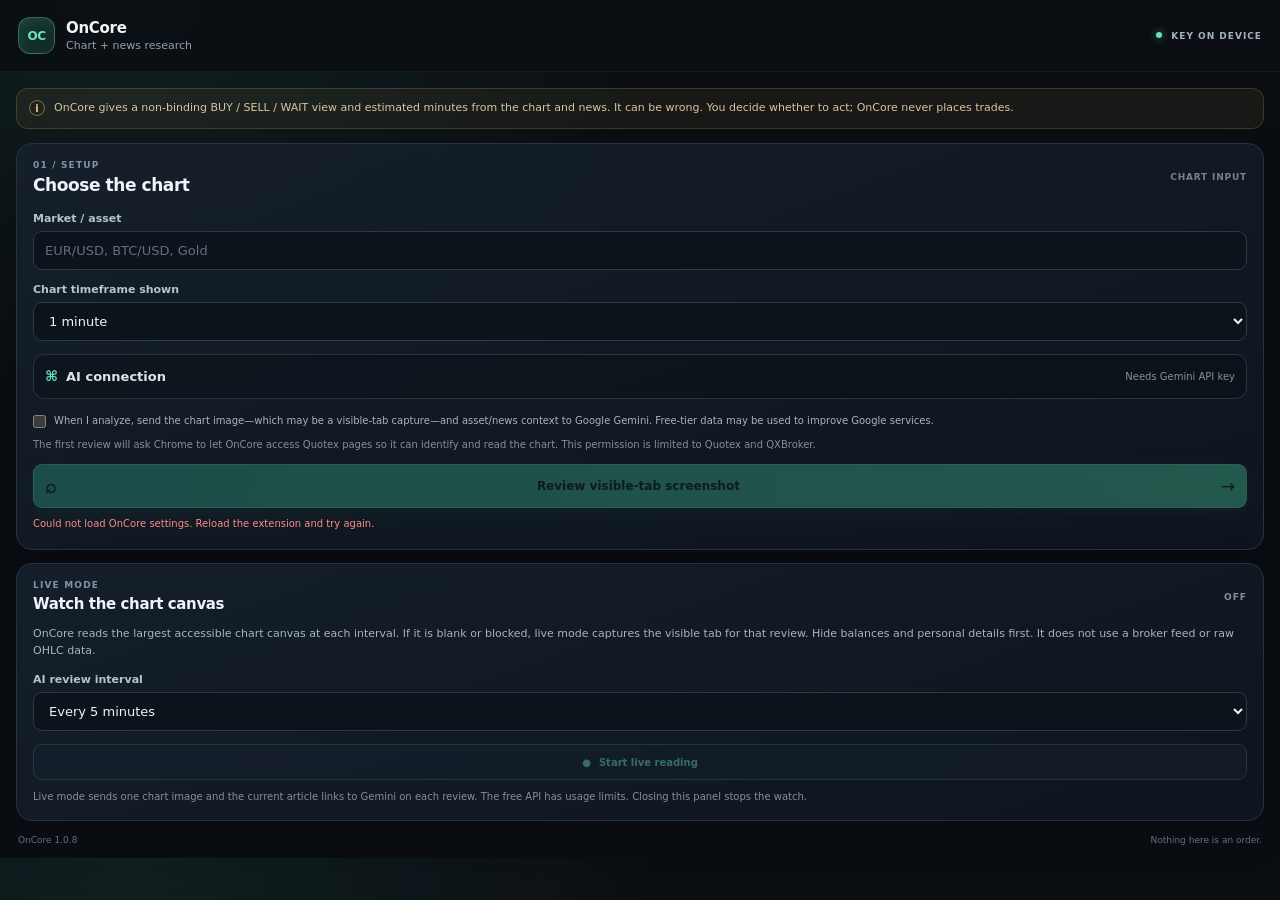
<file: sidepanel.html>
<!doctype html>
<html lang="en">
<head>
  <meta charset="utf-8">
  <meta name="viewport" content="width=device-width, initial-scale=1">
  <meta name="color-scheme" content="dark">
  <title>OnCore</title>
  <link rel="stylesheet" href="styles.css">
</head>
<body>
  <header class="topbar">
    <div class="brand-mark" aria-hidden="true">OC</div>
    <div class="brand-copy">
      <div class="brand-name">OnCore</div>
      <div class="brand-subtitle">Chart + news research</div>
    </div>
    <span class="local-tag"><span class="status-dot"></span> KEY ON DEVICE</span>
  </header>

  <main>
    <section class="notice">
      <div class="notice-icon" aria-hidden="true">i</div>
      <p>OnCore gives a non-binding BUY / SELL / WAIT view and estimated minutes from the chart and news. It can be wrong. You decide whether to act; OnCore never places trades.</p>
    </section>

    <section class="setup-card">
      <div class="section-heading">
        <div>
          <div class="eyebrow">01 / SETUP</div>
          <h1>Choose the chart</h1>
        </div>
        <span class="micro-label">CHART INPUT</span>
      </div>

      <label class="field">
        <span>Market / asset</span>
        <input id="asset" name="asset" maxlength="48" placeholder="EUR/USD, BTC/USD, Gold" autocomplete="off">
      </label>

      <label class="field">
        <span>Chart timeframe shown</span>
        <select id="timeframe" name="timeframe">
          <option value="5 seconds">5 seconds</option>
          <option value="15 seconds">15 seconds</option>
          <option value="30 seconds">30 seconds</option>
          <option value="1 minute" selected>1 minute</option>
          <option value="2 minutes">2 minutes</option>
          <option value="5 minutes">5 minutes</option>
          <option value="15 minutes">15 minutes</option>
          <option value="30 minutes">30 minutes</option>
          <option value="1 hour">1 hour</option>
          <option value="4 hours">4 hours</option>
          <option value="1 day">1 day</option>
        </select>
      </label>

      <details class="settings" id="settings">
        <summary>
          <span class="settings-label"><span class="settings-icon" aria-hidden="true">⌘</span> AI connection</span>
          <span class="summary-state" id="key-state">Needs Gemini API key</span>
        </summary>
        <div class="settings-content">
          <label class="field">
            <span>Gemini API key</span>
            <input id="api-key" name="api-key" type="password" spellcheck="false" autocomplete="off" placeholder="Paste your key">
          </label>
          <label class="field">
            <span>Model</span>
            <select id="model" name="model">
              <option value="gemini-3.8-flash">Gemini 3.8 Flash · detailed</option>
              <option value="gemini-3.5-flash-lite">Gemini 3.5 Flash-Lite · lighter</option>
            </select>
          </label>
          <div class="settings-actions">
            <a class="text-link" href="https://aistudio.google.com/app/apikey" target="_blank" rel="noreferrer">Get a key in Google AI Studio ↗</a>
            <button type="button" class="button button-small" id="save-settings">Save on this device</button>
          </div>
          <p class="fine-print">The key stays in this browser’s extension storage and is sent only to Google’s Gemini API. Use a project without billing if you want to avoid paid usage. Free limits can change.</p>
        </div>
      </details>

      <label class="consent-row">
        <input id="consent" type="checkbox">
        <span>When I analyze, send the chart image—which may be a visible-tab capture—and asset/news context to Google Gemini. Free-tier data may be used to improve Google services.</span>
      </label>
      <p class="fine-print">The first review will ask Chrome to let OnCore access Quotex pages so it can identify and read the chart. This permission is limited to Quotex and QXBroker.</p>

      <button id="analyze" class="button button-primary" type="button" disabled>
        <span class="button-icon" aria-hidden="true">⌕</span>
        <span>Review visible-tab screenshot</span>
        <span class="button-arrow" aria-hidden="true">→</span>
      </button>
      <div id="status" class="status" role="status" aria-live="polite">Add your asset, save a Gemini key, and open a Quotex chart.</div>
    </section>

    <section class="live-card">
      <div class="section-heading">
        <div>
          <div class="eyebrow">LIVE MODE</div>
          <h2>Watch the chart canvas</h2>
        </div>
        <span id="live-state" class="live-state">OFF</span>
      </div>
      <p class="live-copy">OnCore reads the largest accessible chart canvas at each interval. If it is blank or blocked, live mode captures the visible tab for that review. Hide balances and personal details first. It does not use a broker feed or raw OHLC data.</p>
      <label class="field">
        <span>AI review interval</span>
        <select id="live-interval" name="live-interval">
          <option value="60000">Every 1 minute</option>
          <option value="300000" selected>Every 5 minutes</option>
          <option value="900000">Every 15 minutes</option>
        </select>
      </label>
      <div class="live-actions">
        <button id="live-start" class="button button-live" type="button" disabled>
          <span aria-hidden="true">●</span><span>Start live reading</span>
        </button>
        <button id="live-stop" class="button button-stop is-hidden" type="button">
          <span aria-hidden="true">■</span><span>Stop live reading</span>
        </button>
      </div>
      <p class="fine-print">Live mode sends one chart image and the current article links to Gemini on each review. The free API has usage limits. Closing this panel stops the watch.</p>
    </section>

    <section id="capture-card" class="capture-card is-hidden" aria-label="Captured chart">
      <div class="card-heading">
        <span class="eyebrow">CAPTURE</span>
        <span id="capture-time" class="micro-label"></span>
      </div>
      <img id="chart-preview" alt="Temporary preview of the captured chart">
      <p class="fine-print">This image stays in this open panel’s memory. Live fallback may show the whole visible tab. Hide balances and account details before capturing.</p>
    </section>

    <section id="results" class="results-card is-hidden">
      <div class="section-heading">
        <div>
          <div class="eyebrow">02 / NEXT CANDLE</div>
          <h2>Decision</h2>
        </div>
        <span id="report-time" class="micro-label"></span>
      </div>
      <pre id="report" class="report" aria-live="polite"></pre>
      <div class="report-heading">
        <div>
          <div class="eyebrow">03 / NEWS CHECK</div>
          <h3>Article sources</h3>
        </div>
        <span id="news-window" class="micro-label">LAST 24 HOURS</span>
      </div>
      <div id="news-list" class="news-list"></div>
    </section>

    <footer class="footer">
      <span>OnCore 1.0.8</span>
      <span>Nothing here is an order.</span>
    </footer>
  </main>

  <script src="app.js"></script>
</body>
</html>
</file>
<file: styles.css>
:root {
  color-scheme: dark;
  --bg: #0a0e13;
  --surface: #101720;
  --surface-2: #151f2b;
  --line: #263342;
  --text: #eef4f8;
  --muted: #91a0ae;
  --mint: #69e2bd;
  --mint-dark: #183b36;
  --amber: #f4c56c;
  --red: #ff8c85;
  --shadow: 0 12px 40px rgba(0, 0, 0, .22);
  font-family: Inter, ui-sans-serif, system-ui, -apple-system, BlinkMacSystemFont, "Segoe UI", sans-serif;
}

* { box-sizing: border-box; }

body {
  margin: 0;
  min-width: 300px;
  background:
    radial-gradient(ellipse at 10% 0%, rgba(49, 118, 99, .16), transparent 33rem),
    var(--bg);
  color: var(--text);
  font-size: 13px;
}

button, input, select { font: inherit; }
button, a, summary { -webkit-tap-highlight-color: transparent; }

.topbar {
  height: 72px;
  padding: 0 18px;
  display: flex;
  align-items: center;
  gap: 11px;
  border-bottom: 1px solid rgba(255, 255, 255, .06);
  background: rgba(10, 14, 19, .84);
}

.brand-mark {
  display: grid;
  place-items: center;
  width: 37px;
  height: 37px;
  border: 1px solid rgba(105, 226, 189, .34);
  border-radius: 12px;
  background: linear-gradient(145deg, #173b34, #10211f);
  color: var(--mint);
  font-size: 12px;
  font-weight: 800;
  letter-spacing: -.04em;
  box-shadow: inset 0 0 16px rgba(105, 226, 189, .08);
}

.brand-copy { flex: 1; }
.brand-name { font-size: 15px; font-weight: 730; letter-spacing: -.02em; }
.brand-subtitle { margin-top: 2px; color: var(--muted); font-size: 11px; }

.local-tag {
  color: #a3b3bf;
  font-size: 9px;
  font-weight: 700;
  letter-spacing: .11em;
}

.status-dot {
  display: inline-block;
  width: 6px;
  height: 6px;
  margin: 0 5px 1px 0;
  border-radius: 50%;
  background: var(--mint);
  box-shadow: 0 0 9px rgba(105, 226, 189, .6);
}

main { padding: 16px 16px 8px; }
.notice {
  display: flex;
  gap: 9px;
  align-items: flex-start;
  margin-bottom: 14px;
  padding: 11px 12px;
  border: 1px solid rgba(244, 197, 108, .18);
  border-radius: 12px;
  background: rgba(244, 197, 108, .06);
  color: #d8c49f;
}
.notice p { margin: 0; font-size: 11px; line-height: 1.5; }
.notice-icon {
  display: grid;
  place-items: center;
  flex: 0 0 16px;
  height: 16px;
  border: 1px solid rgba(244, 197, 108, .46);
  border-radius: 50%;
  color: var(--amber);
  font-size: 10px;
  font-weight: 800;
}

.setup-card, .live-card, .capture-card, .results-card {
  padding: 16px;
  border: 1px solid var(--line);
  border-radius: 16px;
  background: linear-gradient(160deg, rgba(21, 31, 43, .96), rgba(14, 21, 29, .97));
  box-shadow: var(--shadow);
}

.section-heading, .card-heading, .report-heading {
  display: flex;
  justify-content: space-between;
  align-items: center;
}
.section-heading { margin-bottom: 17px; }
.eyebrow {
  color: #7f93a4;
  font-size: 9px;
  font-weight: 760;
  letter-spacing: .13em;
}
h1, h2 { margin: 5px 0 0; font-size: 17px; letter-spacing: -.025em; }
h2 { font-size: 15px; }
.micro-label { color: #748393; font-size: 9px; font-weight: 700; letter-spacing: .09em; }

.field { display: block; margin: 0 0 13px; }
.field > span {
  display: block;
  margin-bottom: 6px;
  color: #b7c3cd;
  font-size: 11px;
  font-weight: 600;
}
.field input, .field select {
  display: block;
  width: 100%;
  height: 39px;
  padding: 0 11px;
  border: 1px solid #2b3948;
  border-radius: 9px;
  outline: 0;
  background: #0c131b;
  color: var(--text);
}
.field input::placeholder { color: #607080; }
.field input:focus, .field select:focus {
  border-color: rgba(105, 226, 189, .72);
  box-shadow: 0 0 0 3px rgba(105, 226, 189, .08);
}

.settings {
  margin: 2px 0 15px;
  border: 1px solid #273543;
  border-radius: 11px;
  background: rgba(8, 13, 18, .42);
}
.settings summary {
  display: flex;
  min-height: 43px;
  padding: 0 11px;
  align-items: center;
  justify-content: space-between;
  cursor: pointer;
  list-style: none;
}
.settings summary::-webkit-details-marker { display: none; }
.settings-label { display: flex; align-items: center; gap: 8px; color: #dce5ea; font-weight: 650; }
.settings-icon { color: var(--mint); font-size: 14px; }
.summary-state { color: #82909c; font-size: 10px; }
.settings-content { padding: 0 11px 12px; }
.settings-content .field { margin-bottom: 11px; }
.settings-content .field input, .settings-content .field select { height: 36px; }
.settings-actions { display: flex; align-items: center; justify-content: space-between; gap: 8px; }
.text-link { color: var(--mint); font-size: 10px; text-decoration: none; }
.text-link:hover { text-decoration: underline; }
.fine-print { margin: 9px 0 0; color: #82909c; font-size: 10px; line-height: 1.5; }

.button {
  display: inline-flex;
  justify-content: center;
  align-items: center;
  gap: 8px;
  min-height: 36px;
  padding: 0 11px;
  border: 1px solid #334252;
  border-radius: 9px;
  background: #172330;
  color: #deebf0;
  cursor: pointer;
  font-size: 10px;
  font-weight: 700;
  transition: transform .14s ease, border-color .14s ease, opacity .14s ease;
}
.button:hover:not(:disabled) { transform: translateY(-1px); border-color: #526779; }
.button:disabled { cursor: not-allowed; opacity: .42; }
.button-small { min-height: 30px; font-size: 9px; }
.button-primary {
  width: 100%;
  height: 44px;
  margin-top: 12px;
  border-color: rgba(105, 226, 189, .5);
  background: linear-gradient(100deg, #2b9278, #42b58f);
  color: #06231e;
  font-size: 12px;
  box-shadow: 0 6px 18px rgba(43, 146, 120, .18);
}
.button-primary:hover:not(:disabled) { border-color: #92f0d0; }
.button-icon { font-size: 19px; line-height: 0; }
.button-primary span:nth-child(2) { flex: 1; }
.button-arrow { font-size: 17px; font-weight: 400; }

.consent-row {
  display: flex;
  gap: 8px;
  align-items: flex-start;
  margin-top: 15px;
  color: #a7b4be;
  font-size: 10px;
  line-height: 1.45;
}
.consent-row input { margin: 1px 0 0; accent-color: var(--mint); }
.status { min-height: 16px; margin-top: 9px; color: #8798a5; font-size: 10px; line-height: 1.4; }
.status[data-kind="error"] { color: var(--red); }
.status[data-kind="success"] { color: var(--mint); }
.status[data-kind="working"] { color: var(--amber); }

.live-card { margin-top: 13px; padding: 16px; }
.live-copy { margin: -5px 0 14px; color: #a7b4be; font-size: 11px; line-height: 1.55; }
.live-state { color: #82909c; font-size: 9px; font-weight: 750; letter-spacing: .11em; }
.live-state[data-active="true"] { color: var(--mint); }
.live-actions { display: flex; gap: 8px; }
.button-live, .button-stop { flex: 1; }
.button-live { border-color: rgba(105, 226, 189, .35); color: var(--mint); }
.button-stop { border-color: rgba(255, 140, 133, .35); color: var(--red); }

.capture-card, .results-card { margin-top: 13px; }
.capture-card { padding: 12px; }
.card-heading { margin-bottom: 9px; }
.capture-card img {
  display: block;
  width: 100%;
  max-height: 250px;
  object-fit: contain;
  border: 1px solid #273543;
  border-radius: 9px;
  background: #080c11;
}
.news-list { display: grid; gap: 7px; margin-top: 12px; }
.news-item {
  display: block;
  padding: 10px 11px;
  border: 1px solid #273543;
  border-radius: 10px;
  background: rgba(8, 13, 18, .46);
  color: inherit;
  text-decoration: none;
}
.news-item:hover { border-color: #4c6374; }
.news-title { display: block; color: #e0e9ee; font-size: 11px; font-weight: 620; line-height: 1.4; }
.news-meta { display: block; margin-top: 6px; color: #82909c; font-size: 9px; }
.news-empty { margin: 11px 0 0; color: #9ba9b3; font-size: 11px; line-height: 1.5; }
.report-heading { margin-top: 18px; padding-top: 13px; border-top: 1px solid #273543; }
.report {
  min-height: 0;
  margin: 9px 0 0;
  padding: 16px 12px;
  overflow-wrap: anywhere;
  white-space: pre-wrap;
  border: 1px solid #273543;
  border-radius: 10px;
  background: #0b1219;
  color: var(--amber);
  text-align: center;
  font: 800 18px/1.35 ui-sans-serif, system-ui, sans-serif;
}
.report[data-decision="buy"] { color: var(--mint); }
.report[data-decision="sell"] { color: var(--red); }
.report[data-decision="unavailable"] { color: var(--amber); }
.report[data-decision="working"] { color: var(--muted); }
.footer { display: flex; justify-content: space-between; margin: 14px 2px 5px; color: #62717f; font-size: 9px; }
.is-hidden { display: none !important; }

@media (max-width: 360px) {
  main { padding-right: 11px; padding-left: 11px; }
  .setup-card, .live-card, .results-card { padding: 13px; }
  .settings-actions { align-items: flex-start; flex-direction: column; }
}
</file>
